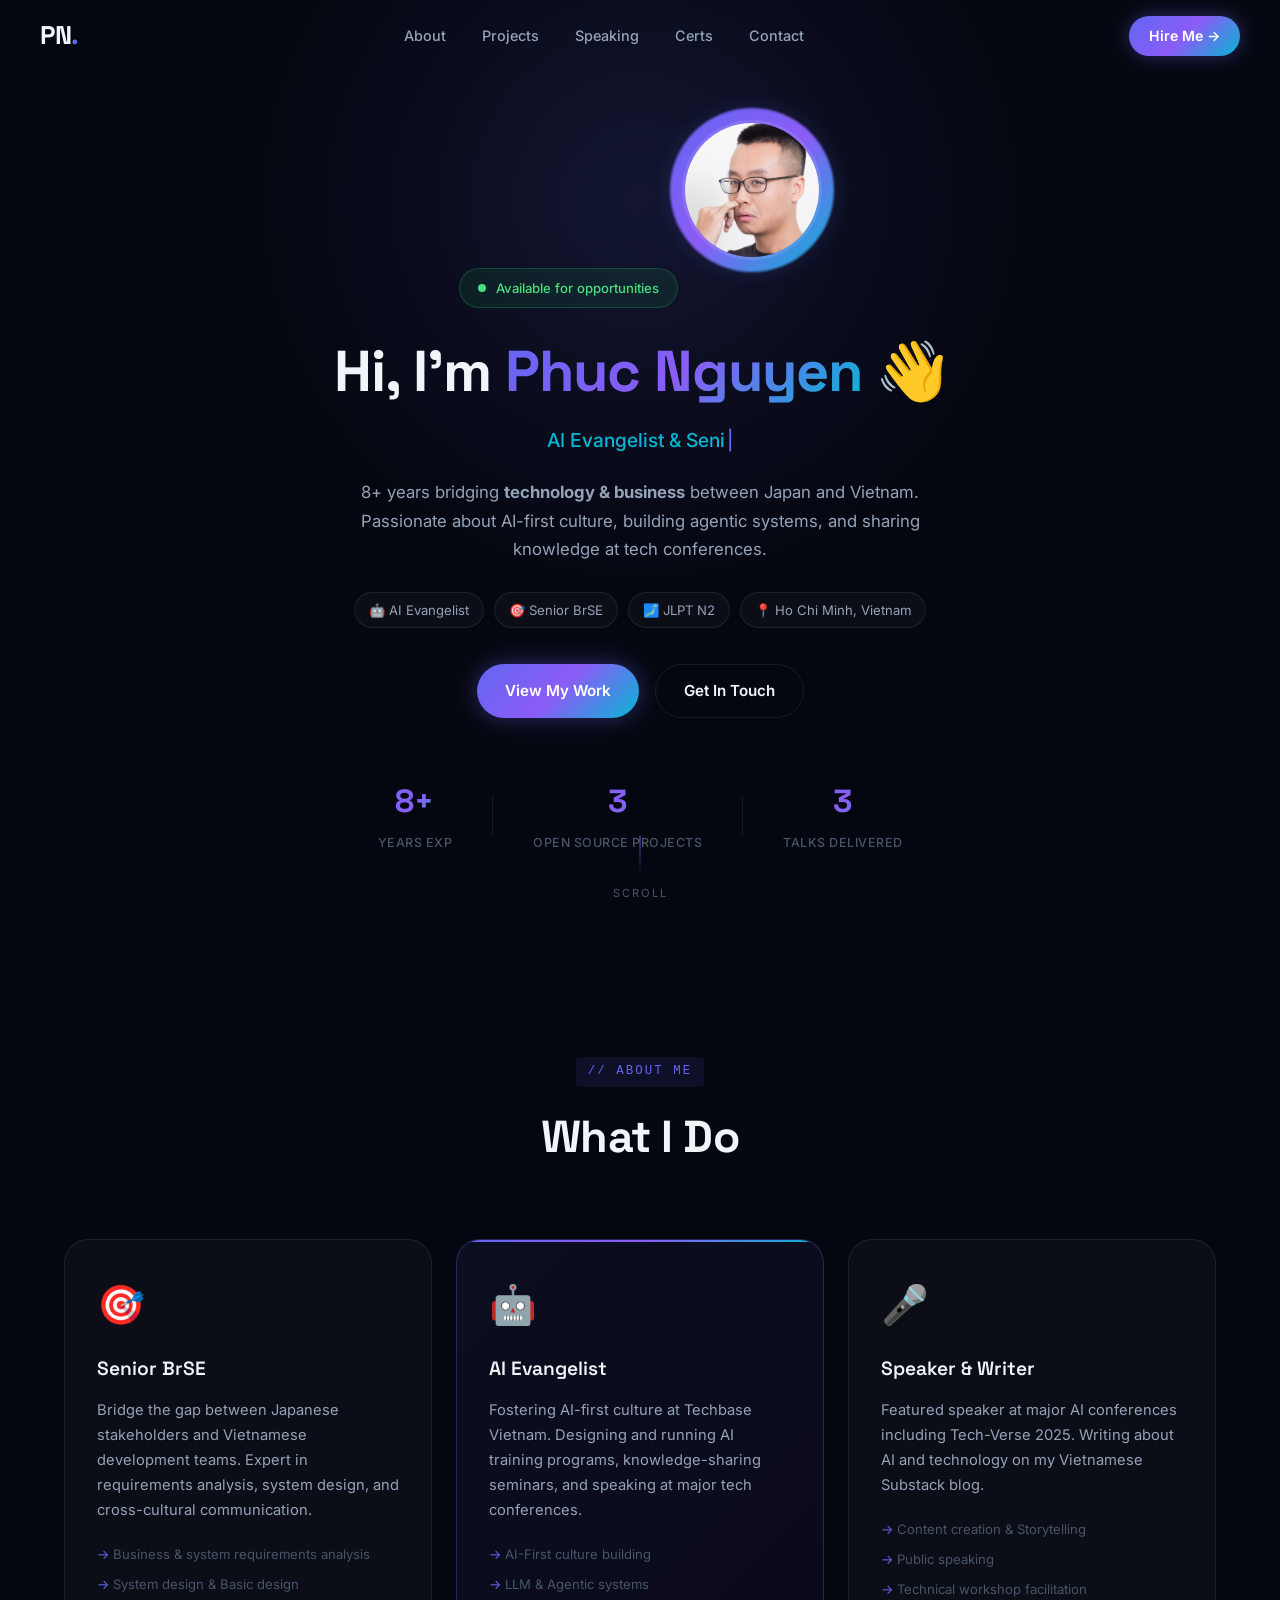
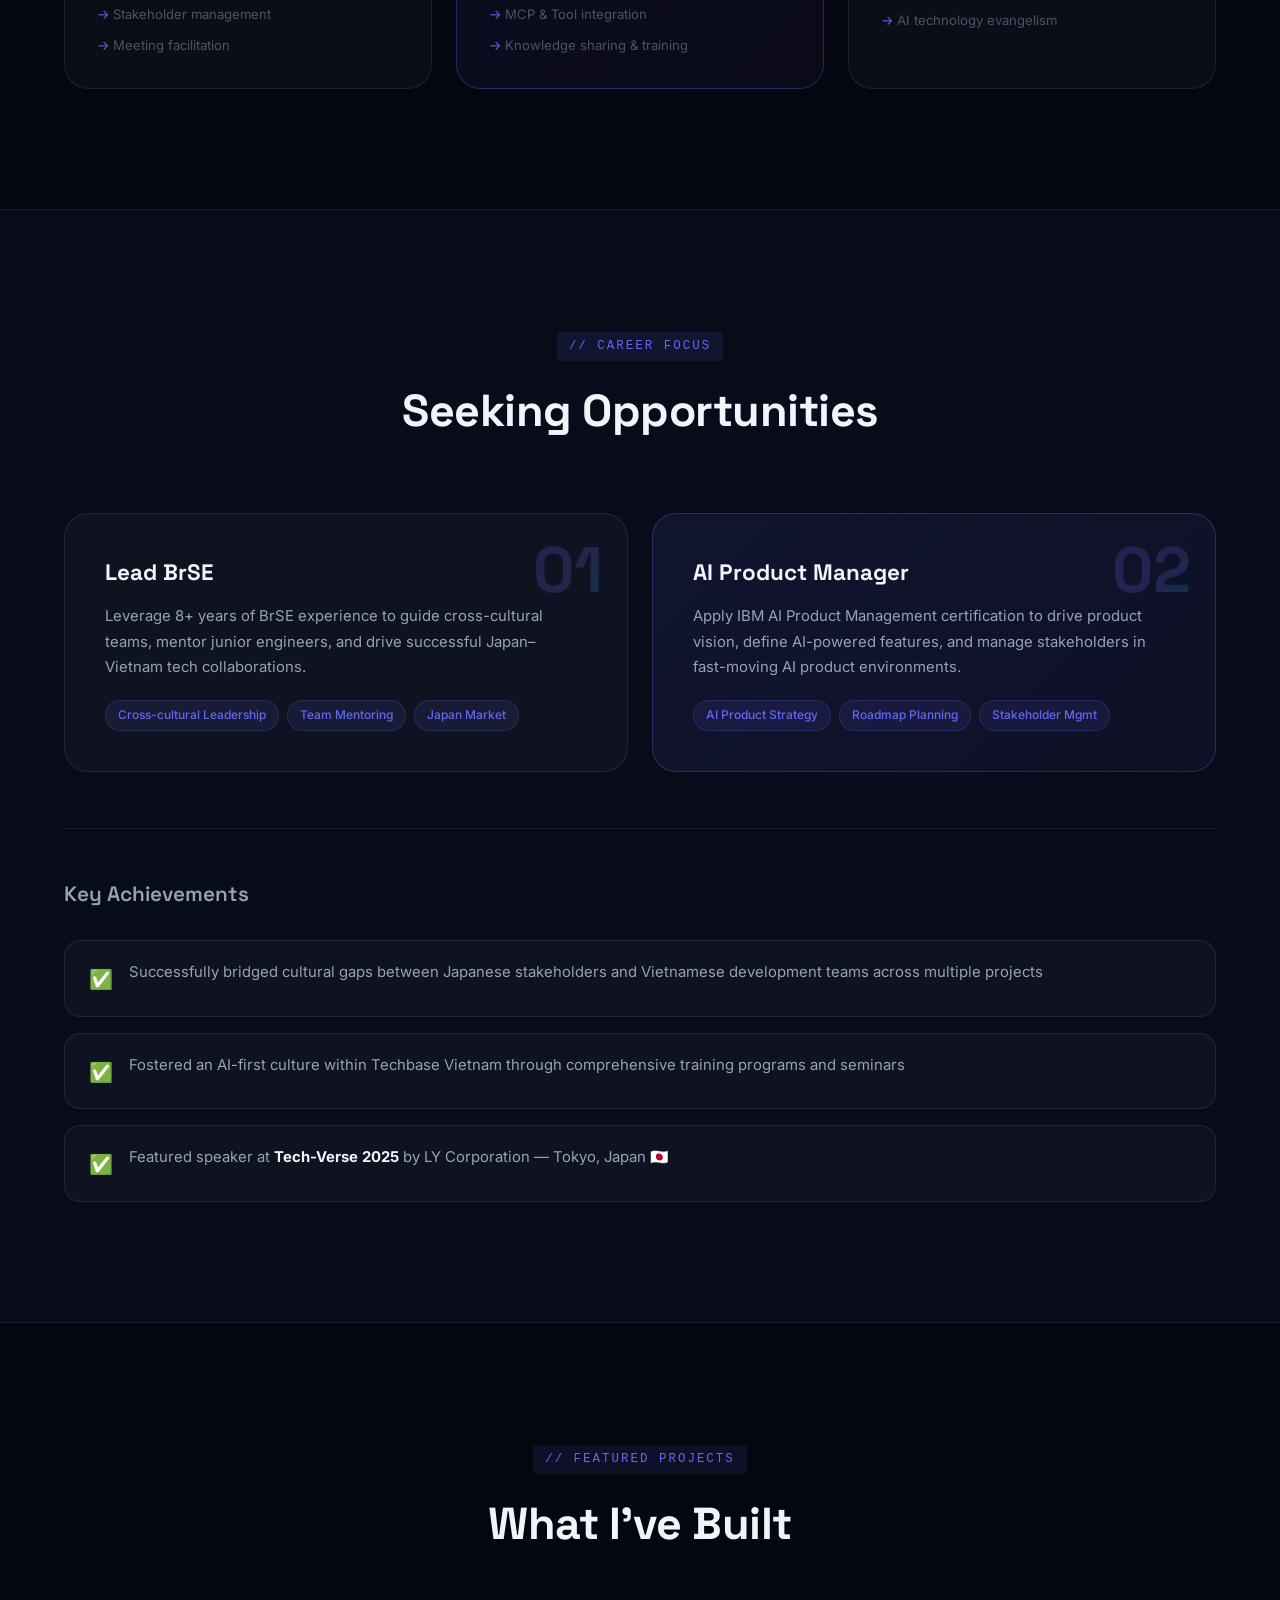
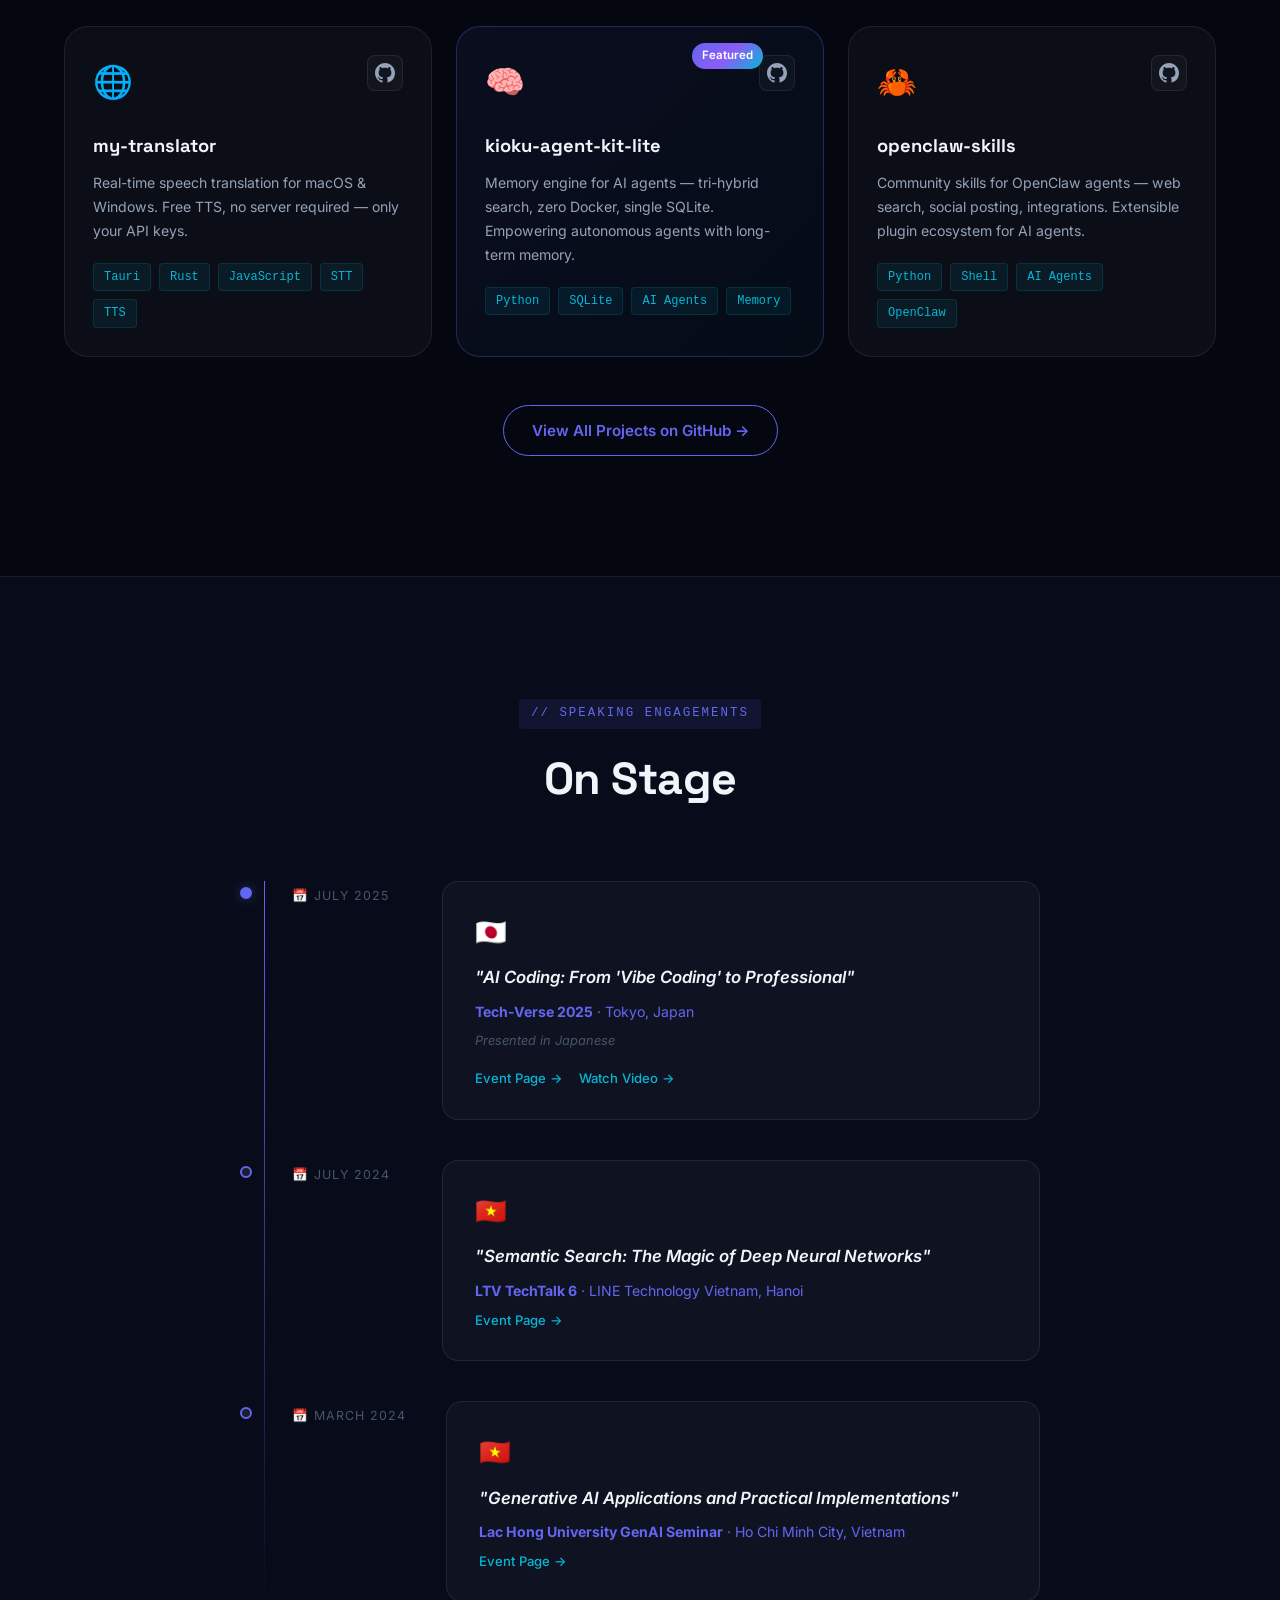
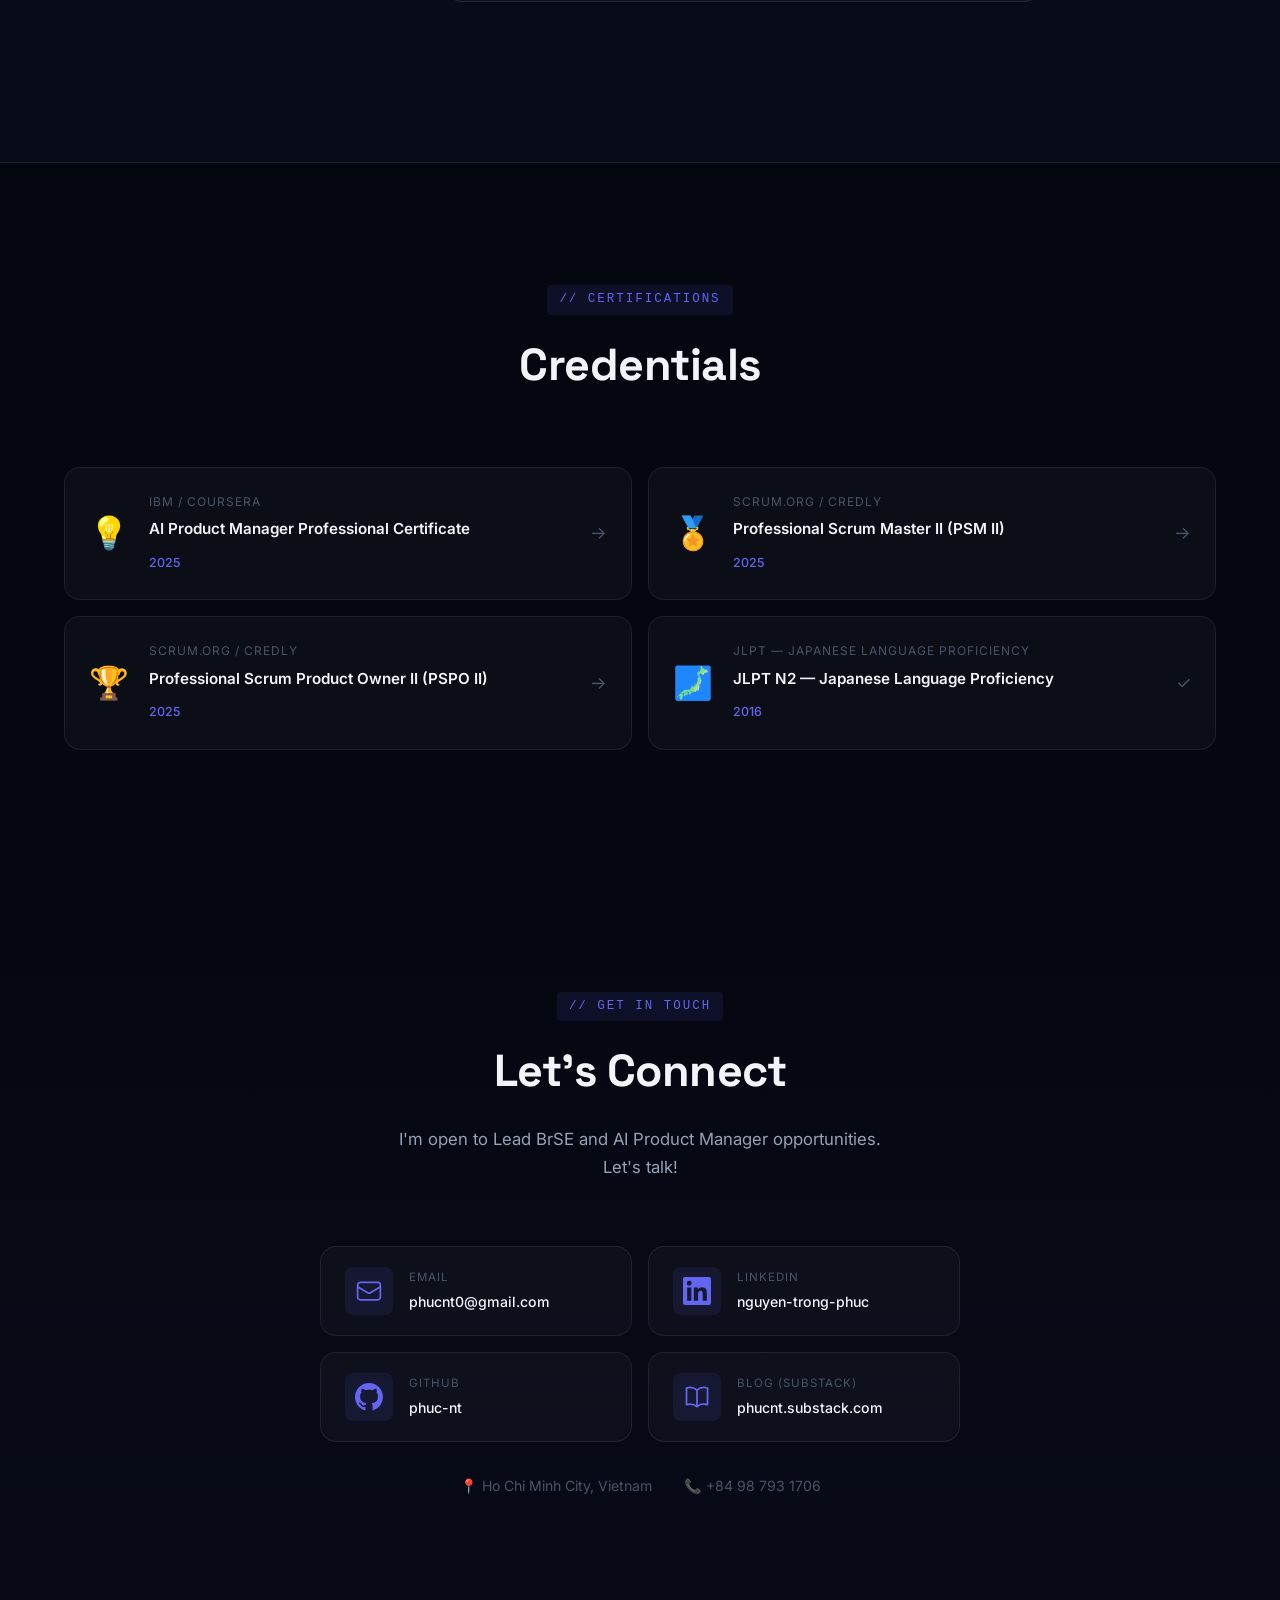
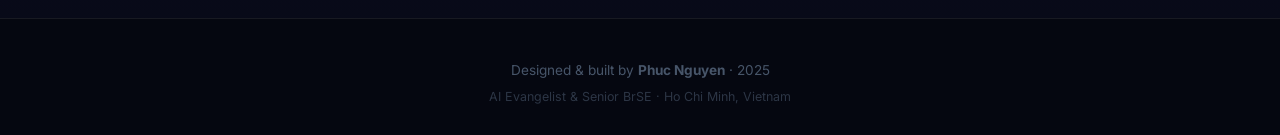
<file: index.html>
<!DOCTYPE html>
<html lang="en">
<head>
  <meta charset="UTF-8" />
  <meta name="viewport" content="width=device-width, initial-scale=1.0" />
  <title>Phuc Nguyen — AI Evangelist & Senior BrSE</title>
  <meta name="description" content="Portfolio of Phuc Nguyen — AI Evangelist & Senior BrSE with 8+ years of experience. Based in Ho Chi Minh, Vietnam." />
  <link rel="preconnect" href="https://fonts.googleapis.com" />
  <link rel="preconnect" href="https://fonts.gstatic.com" crossorigin />
  <link href="https://fonts.googleapis.com/css2?family=Inter:wght@300;400;500;600;700;800;900&family=Space+Grotesk:wght@400;500;600;700&display=swap" rel="stylesheet" />
  <link rel="stylesheet" href="style.css" />
</head>
<body>
  <!-- Animated background particles -->
  <div class="bg-particles" id="particles"></div>

  <!-- Navigation -->
  <nav class="navbar" id="navbar">
    <div class="nav-container">
      <a href="#home" class="nav-logo">PN<span class="dot">.</span></a>
      <ul class="nav-links">
        <li><a href="#about" class="nav-link">About</a></li>
        <li><a href="#projects" class="nav-link">Projects</a></li>
        <li><a href="#speaking" class="nav-link">Speaking</a></li>
        <li><a href="#certifications" class="nav-link">Certs</a></li>
        <li><a href="#contact" class="nav-link">Contact</a></li>
      </ul>
      <a href="mailto:phucnt0@gmail.com" class="nav-cta">Hire Me →</a>
    </div>
  </nav>

  <!-- Hero Section -->
  <section class="hero" id="home">
    <div class="hero-content">
      <div class="hero-badge">
        <span class="badge-dot"></span>
        Available for opportunities
      </div>
      <div class="hero-avatar-wrapper">
        <div class="avatar-ring"></div>
        <img src="IMG_3366.JPG" alt="Phuc Nguyen" class="hero-avatar" id="heroAvatar" />
        <div class="avatar-glow"></div>
      </div>
      <h1 class="hero-title">
        Hi, I'm <span class="gradient-text">Phuc Nguyen</span> 👋
      </h1>
      <p class="hero-subtitle">
        <span class="typing-text" id="typingText"></span>
      </p>
      <p class="hero-desc">
        8+ years bridging <strong>technology & business</strong> between Japan and Vietnam.
        Passionate about AI-first culture, building agentic systems, and sharing knowledge
        at tech conferences.
      </p>
      <div class="hero-tags">
        <span class="tag">🤖 AI Evangelist</span>
        <span class="tag">🎯 Senior BrSE</span>
        <span class="tag">🗾 JLPT N2</span>
        <span class="tag">📍 Ho Chi Minh, Vietnam</span>
      </div>
      <div class="hero-actions">
        <a href="#projects" class="btn btn-primary">View My Work</a>
        <a href="#contact" class="btn btn-ghost">Get In Touch</a>
      </div>
      <div class="hero-stats">
        <div class="stat">
          <span class="stat-number">8+</span>
          <span class="stat-label">Years Exp</span>
        </div>
        <div class="stat-divider"></div>
        <div class="stat">
          <span class="stat-number">3</span>
          <span class="stat-label">Open Source Projects</span>
        </div>
        <div class="stat-divider"></div>
        <div class="stat">
          <span class="stat-number">3</span>
          <span class="stat-label">Talks Delivered</span>
        </div>
      </div>
    </div>
    <div class="hero-scroll-indicator">
      <div class="scroll-line"></div>
      <span>scroll</span>
    </div>
  </section>

  <!-- About Section -->
  <section class="section" id="about">
    <div class="container">
      <div class="section-header">
        <span class="section-tag">// about me</span>
        <h2 class="section-title">What I Do</h2>
      </div>
      <div class="about-grid">
        <div class="about-card" id="about-brise">
          <div class="card-icon">🎯</div>
          <h3>Senior BrSE</h3>
          <p>Bridge the gap between Japanese stakeholders and Vietnamese development teams. Expert in requirements analysis, system design, and cross-cultural communication.</p>
          <ul class="skill-list">
            <li>Business & system requirements analysis</li>
            <li>System design & Basic design</li>
            <li>Stakeholder management</li>
            <li>Meeting facilitation</li>
          </ul>
        </div>
        <div class="about-card featured" id="about-ai">
          <div class="card-icon">🤖</div>
          <h3>AI Evangelist</h3>
          <p>Fostering AI-first culture at Techbase Vietnam. Designing and running AI training programs, knowledge-sharing seminars, and speaking at major tech conferences.</p>
          <ul class="skill-list">
            <li>AI-First culture building</li>
            <li>LLM & Agentic systems</li>
            <li>MCP & Tool integration</li>
            <li>Knowledge sharing & training</li>
          </ul>
        </div>
        <div class="about-card" id="about-speaker">
          <div class="card-icon">🎤</div>
          <h3>Speaker & Writer</h3>
          <p>Featured speaker at major AI conferences including Tech-Verse 2025. Writing about AI and technology on my Vietnamese Substack blog.</p>
          <ul class="skill-list">
            <li>Content creation & Storytelling</li>
            <li>Public speaking</li>
            <li>Technical workshop facilitation</li>
            <li>AI technology evangelism</li>
          </ul>
        </div>
      </div>
    </div>
  </section>

  <!-- Career Section -->
  <section class="section section-dark" id="career">
    <div class="container">
      <div class="section-header">
        <span class="section-tag">// career focus</span>
        <h2 class="section-title">Seeking Opportunities</h2>
      </div>
      <div class="career-grid">
        <div class="career-card" id="career-lead">
          <div class="career-number">01</div>
          <h3>Lead BrSE</h3>
          <p>Leverage 8+ years of BrSE experience to guide cross-cultural teams, mentor junior engineers, and drive successful Japan–Vietnam tech collaborations.</p>
          <div class="career-tags">
            <span>Cross-cultural Leadership</span>
            <span>Team Mentoring</span>
            <span>Japan Market</span>
          </div>
        </div>
        <div class="career-card highlight" id="career-aipm">
          <div class="career-number">02</div>
          <h3>AI Product Manager</h3>
          <p>Apply IBM AI Product Management certification to drive product vision, define AI-powered features, and manage stakeholders in fast-moving AI product environments.</p>
          <div class="career-tags">
            <span>AI Product Strategy</span>
            <span>Roadmap Planning</span>
            <span>Stakeholder Mgmt</span>
          </div>
        </div>
      </div>
      <div class="achievements">
        <h3 class="achievements-title">Key Achievements</h3>
        <div class="achievement-list">
          <div class="achievement-item" id="ach-1">
            <span class="ach-icon">✅</span>
            <p>Successfully bridged cultural gaps between Japanese stakeholders and Vietnamese development teams across multiple projects</p>
          </div>
          <div class="achievement-item" id="ach-2">
            <span class="ach-icon">✅</span>
            <p>Fostered an AI-first culture within Techbase Vietnam through comprehensive training programs and seminars</p>
          </div>
          <div class="achievement-item" id="ach-3">
            <span class="ach-icon">✅</span>
            <p>Featured speaker at <strong>Tech-Verse 2025</strong> by LY Corporation — Tokyo, Japan 🇯🇵</p>
          </div>
        </div>
      </div>
    </div>
  </section>

  <!-- Projects Section -->
  <section class="section" id="projects">
    <div class="container">
      <div class="section-header">
        <span class="section-tag">// featured projects</span>
        <h2 class="section-title">What I've Built</h2>
      </div>
      <div class="projects-grid">
        <div class="project-card" id="proj-translator">
          <div class="project-header">
            <div class="project-icon">🌐</div>
            <div class="project-links">
              <a href="https://github.com/phuc-nt/my-translator" target="_blank" class="project-link" title="GitHub">
                <svg xmlns="http://www.w3.org/2000/svg" width="20" height="20" fill="currentColor" viewBox="0 0 24 24"><path d="M12 0C5.37 0 0 5.37 0 12c0 5.31 3.435 9.795 8.205 11.385.6.105.825-.255.825-.57 0-.285-.015-1.23-.015-2.235-3.015.555-3.795-.735-4.035-1.41-.135-.345-.72-1.41-1.23-1.695-.42-.225-1.02-.78-.015-.795.945-.015 1.62.87 1.845 1.23 1.08 1.815 2.805 1.305 3.495.99.105-.78.42-1.305.765-1.605-2.67-.3-5.46-1.335-5.46-5.925 0-1.305.465-2.385 1.23-3.225-.12-.3-.54-1.53.12-3.18 0 0 1.005-.315 3.3 1.23.96-.27 1.98-.405 3-.405s2.04.135 3 .405c2.295-1.56 3.3-1.23 3.3-1.23.66 1.65.24 2.88.12 3.18.765.84 1.23 1.905 1.23 3.225 0 4.605-2.805 5.625-5.475 5.925.435.375.81 1.095.81 2.22 0 1.605-.015 2.895-.015 3.3 0 .315.225.69.825.57A12.02 12.02 0 0 0 24 12c0-6.63-5.37-12-12-12z"/></svg>
              </a>
            </div>
          </div>
          <h3 class="project-title">my-translator</h3>
          <p class="project-desc">Real-time speech translation for macOS & Windows. Free TTS, no server required — only your API keys.</p>
          <div class="project-tech">
            <span class="tech-badge">Tauri</span>
            <span class="tech-badge">Rust</span>
            <span class="tech-badge">JavaScript</span>
            <span class="tech-badge">STT</span>
            <span class="tech-badge">TTS</span>
          </div>
        </div>

        <div class="project-card featured" id="proj-kioku">
          <div class="project-header">
            <div class="project-icon">🧠</div>
            <div class="project-links">
              <a href="https://github.com/phuc-nt/kioku-agent-kit-lite" target="_blank" class="project-link" title="GitHub">
                <svg xmlns="http://www.w3.org/2000/svg" width="20" height="20" fill="currentColor" viewBox="0 0 24 24"><path d="M12 0C5.37 0 0 5.37 0 12c0 5.31 3.435 9.795 8.205 11.385.6.105.825-.255.825-.57 0-.285-.015-1.23-.015-2.235-3.015.555-3.795-.735-4.035-1.41-.135-.345-.72-1.41-1.23-1.695-.42-.225-1.02-.78-.015-.795.945-.015 1.62.87 1.845 1.23 1.08 1.815 2.805 1.305 3.495.99.105-.78.42-1.305.765-1.605-2.67-.3-5.46-1.335-5.46-5.925 0-1.305.465-2.385 1.23-3.225-.12-.3-.54-1.53.12-3.18 0 0 1.005-.315 3.3 1.23.96-.27 1.98-.405 3-.405s2.04.135 3 .405c2.295-1.56 3.3-1.23 3.3-1.23.66 1.65.24 2.88.12 3.18.765.84 1.23 1.905 1.23 3.225 0 4.605-2.805 5.625-5.475 5.925.435.375.81 1.095.81 2.22 0 1.605-.015 2.895-.015 3.3 0 .315.225.69.825.57A12.02 12.02 0 0 0 24 12c0-6.63-5.37-12-12-12z"/></svg>
              </a>
            </div>
          </div>
          <div class="featured-badge">Featured</div>
          <h3 class="project-title">kioku-agent-kit-lite</h3>
          <p class="project-desc">Memory engine for AI agents — tri-hybrid search, zero Docker, single SQLite. Empowering autonomous agents with long-term memory.</p>
          <div class="project-tech">
            <span class="tech-badge">Python</span>
            <span class="tech-badge">SQLite</span>
            <span class="tech-badge">AI Agents</span>
            <span class="tech-badge">Memory</span>
          </div>
        </div>

        <div class="project-card" id="proj-openclaw">
          <div class="project-header">
            <div class="project-icon">🦀</div>
            <div class="project-links">
              <a href="https://github.com/phuc-nt/openclaw-skills" target="_blank" class="project-link" title="GitHub">
                <svg xmlns="http://www.w3.org/2000/svg" width="20" height="20" fill="currentColor" viewBox="0 0 24 24"><path d="M12 0C5.37 0 0 5.37 0 12c0 5.31 3.435 9.795 8.205 11.385.6.105.825-.255.825-.57 0-.285-.015-1.23-.015-2.235-3.015.555-3.795-.735-4.035-1.41-.135-.345-.72-1.41-1.23-1.695-.42-.225-1.02-.78-.015-.795.945-.015 1.62.87 1.845 1.23 1.08 1.815 2.805 1.305 3.495.99.105-.78.42-1.305.765-1.605-2.67-.3-5.46-1.335-5.46-5.925 0-1.305.465-2.385 1.23-3.225-.12-.3-.54-1.53.12-3.18 0 0 1.005-.315 3.3 1.23.96-.27 1.98-.405 3-.405s2.04.135 3 .405c2.295-1.56 3.3-1.23 3.3-1.23.66 1.65.24 2.88.12 3.18.765.84 1.23 1.905 1.23 3.225 0 4.605-2.805 5.625-5.475 5.925.435.375.81 1.095.81 2.22 0 1.605-.015 2.895-.015 3.3 0 .315.225.69.825.57A12.02 12.02 0 0 0 24 12c0-6.63-5.37-12-12-12z"/></svg>
              </a>
            </div>
          </div>
          <h3 class="project-title">openclaw-skills</h3>
          <p class="project-desc">Community skills for OpenClaw agents — web search, social posting, integrations. Extensible plugin ecosystem for AI agents.</p>
          <div class="project-tech">
            <span class="tech-badge">Python</span>
            <span class="tech-badge">Shell</span>
            <span class="tech-badge">AI Agents</span>
            <span class="tech-badge">OpenClaw</span>
          </div>
        </div>
      </div>
      <div class="projects-cta">
        <a href="https://github.com/phuc-nt" target="_blank" class="btn btn-outline">View All Projects on GitHub →</a>
      </div>
    </div>
  </section>

  <!-- Speaking Engagements -->
  <section class="section section-dark" id="speaking">
    <div class="container">
      <div class="section-header">
        <span class="section-tag">// speaking engagements</span>
        <h2 class="section-title">On Stage</h2>
      </div>
      <div class="timeline">
        <div class="timeline-item" id="talk-techverse">
          <div class="timeline-dot featured-dot"></div>
          <div class="timeline-date">📅 July 2025</div>
          <div class="timeline-card">
            <div class="talk-flag">🇯🇵</div>
            <h3>"AI Coding: From 'Vibe Coding' to Professional"</h3>
            <p class="talk-event"><strong>Tech-Verse 2025</strong> · Tokyo, Japan</p>
            <p class="talk-note"><em>Presented in Japanese</em></p>
            <div class="talk-links">
              <a href="https://tech-verse.lycorp.co.jp/2025/en/session/1005/" target="_blank" class="talk-link">Event Page →</a>
              <a href="https://www.youtube.com/watch?v=w2i4lKj3Xag" target="_blank" class="talk-link">Watch Video →</a>
            </div>
          </div>
        </div>
        <div class="timeline-item" id="talk-ltv">
          <div class="timeline-dot"></div>
          <div class="timeline-date">📅 July 2024</div>
          <div class="timeline-card">
            <div class="talk-flag">🇻🇳</div>
            <h3>"Semantic Search: The Magic of Deep Neural Networks"</h3>
            <p class="talk-event"><strong>LTV TechTalk 6</strong> · LINE Technology Vietnam, Hanoi</p>
            <div class="talk-links">
              <a href="https://techblog.lycorp.co.jp/vi/su-kien-techtalk-6-diem-den-cua-cac-ky-su-dam-me-big-data-va-ai" target="_blank" class="talk-link">Event Page →</a>
            </div>
          </div>
        </div>
        <div class="timeline-item" id="talk-lachhong">
          <div class="timeline-dot"></div>
          <div class="timeline-date">📅 March 2024</div>
          <div class="timeline-card">
            <div class="talk-flag">🇻🇳</div>
            <h3>"Generative AI Applications and Practical Implementations"</h3>
            <p class="talk-event"><strong>Lac Hong University GenAI Seminar</strong> · Ho Chi Minh City, Vietnam</p>
            <div class="talk-links">
              <a href="https://www.facebook.com/cnttlhu/posts/pfbid02BUsH9zeyHruyJVXetL8JwcJgLQJDd1CG9eSMaTdC2pLu8BoufQoVVHfuQuSF2C9Ul" target="_blank" class="talk-link">Event Page →</a>
            </div>
          </div>
        </div>
      </div>
    </div>
  </section>

  <!-- Certifications -->
  <section class="section" id="certifications">
    <div class="container">
      <div class="section-header">
        <span class="section-tag">// certifications</span>
        <h2 class="section-title">Credentials</h2>
      </div>
      <div class="certs-grid">
        <a href="https://www.coursera.org/account/accomplishments/professional-cert/W0M9IK1808RS" target="_blank" class="cert-card" id="cert-ibm">
          <div class="cert-logo">💡</div>
          <div class="cert-info">
            <span class="cert-org">IBM / Coursera</span>
            <h3 class="cert-name">AI Product Manager Professional Certificate</h3>
            <span class="cert-year">2025</span>
          </div>
          <div class="cert-arrow">→</div>
        </a>
        <a href="https://www.credly.com/badges/ffdaf2a7-213b-47bd-b64b-3247fbbf446e" target="_blank" class="cert-card" id="cert-psm">
          <div class="cert-logo">🏅</div>
          <div class="cert-info">
            <span class="cert-org">Scrum.org / Credly</span>
            <h3 class="cert-name">Professional Scrum Master II (PSM II)</h3>
            <span class="cert-year">2025</span>
          </div>
          <div class="cert-arrow">→</div>
        </a>
        <a href="https://www.credly.com/earner/earned/badge/ad94b99b-79ce-4842-90f7-c05846df596a" target="_blank" class="cert-card" id="cert-pspo">
          <div class="cert-logo">🏆</div>
          <div class="cert-info">
            <span class="cert-org">Scrum.org / Credly</span>
            <h3 class="cert-name">Professional Scrum Product Owner II (PSPO II)</h3>
            <span class="cert-year">2025</span>
          </div>
          <div class="cert-arrow">→</div>
        </a>
        <div class="cert-card" id="cert-jlpt">
          <div class="cert-logo">🗾</div>
          <div class="cert-info">
            <span class="cert-org">JLPT — Japanese Language Proficiency</span>
            <h3 class="cert-name">JLPT N2 — Japanese Language Proficiency</h3>
            <span class="cert-year">2016</span>
          </div>
          <div class="cert-arrow">✓</div>
        </div>
      </div>
    </div>
  </section>

  <!-- Contact -->
  <section class="section section-contact" id="contact">
    <div class="container">
      <div class="section-header">
        <span class="section-tag">// get in touch</span>
        <h2 class="section-title">Let's Connect</h2>
        <p class="section-desc">I'm open to Lead BrSE and AI Product Manager opportunities. Let's talk!</p>
      </div>
      <div class="contact-grid">
        <a href="mailto:phucnt0@gmail.com" class="contact-card" id="contact-email">
          <div class="contact-icon">
            <svg xmlns="http://www.w3.org/2000/svg" width="28" height="28" fill="none" viewBox="0 0 24 24" stroke-width="1.5" stroke="currentColor"><path stroke-linecap="round" stroke-linejoin="round" d="M21.75 6.75v10.5a2.25 2.25 0 0 1-2.25 2.25h-15a2.25 2.25 0 0 1-2.25-2.25V6.75m19.5 0A2.25 2.25 0 0 0 19.5 4.5h-15a2.25 2.25 0 0 0-2.25 2.25m19.5 0v.243a2.25 2.25 0 0 1-1.07 1.916l-7.5 4.615a2.25 2.25 0 0 1-2.36 0L3.32 8.91a2.25 2.25 0 0 1-1.07-1.916V6.75" /></svg>
          </div>
          <div>
            <span class="contact-label">Email</span>
            <span class="contact-value">phucnt0@gmail.com</span>
          </div>
        </a>
        <a href="https://www.linkedin.com/in/nguyen-trong-phuc/" target="_blank" class="contact-card" id="contact-linkedin">
          <div class="contact-icon">
            <svg xmlns="http://www.w3.org/2000/svg" width="28" height="28" fill="currentColor" viewBox="0 0 24 24"><path d="M20.447 20.452h-3.554v-5.569c0-1.328-.027-3.037-1.852-3.037-1.853 0-2.136 1.445-2.136 2.939v5.667H9.351V9h3.414v1.561h.046c.477-.9 1.637-1.85 3.37-1.85 3.601 0 4.267 2.37 4.267 5.455v6.286zM5.337 7.433a2.062 2.062 0 0 1-2.063-2.065 2.064 2.064 0 1 1 2.063 2.065zm1.782 13.019H3.555V9h3.564v11.452zM22.225 0H1.771C.792 0 0 .774 0 1.729v20.542C0 23.227.792 24 1.771 24h20.451C23.2 24 24 23.227 24 22.271V1.729C24 .774 23.2 0 22.222 0h.003z"/></svg>
          </div>
          <div>
            <span class="contact-label">LinkedIn</span>
            <span class="contact-value">nguyen-trong-phuc</span>
          </div>
        </a>
        <a href="https://github.com/phuc-nt" target="_blank" class="contact-card" id="contact-github">
          <div class="contact-icon">
            <svg xmlns="http://www.w3.org/2000/svg" width="28" height="28" fill="currentColor" viewBox="0 0 24 24"><path d="M12 0C5.37 0 0 5.37 0 12c0 5.31 3.435 9.795 8.205 11.385.6.105.825-.255.825-.57 0-.285-.015-1.23-.015-2.235-3.015.555-3.795-.735-4.035-1.41-.135-.345-.72-1.41-1.23-1.695-.42-.225-1.02-.78-.015-.795.945-.015 1.62.87 1.845 1.23 1.08 1.815 2.805 1.305 3.495.99.105-.78.42-1.305.765-1.605-2.67-.3-5.46-1.335-5.46-5.925 0-1.305.465-2.385 1.23-3.225-.12-.3-.54-1.53.12-3.18 0 0 1.005-.315 3.3 1.23.96-.27 1.98-.405 3-.405s2.04.135 3 .405c2.295-1.56 3.3-1.23 3.3-1.23.66 1.65.24 2.88.12 3.18.765.84 1.23 1.905 1.23 3.225 0 4.605-2.805 5.625-5.475 5.925.435.375.81 1.095.81 2.22 0 1.605-.015 2.895-.015 3.3 0 .315.225.69.825.57A12.02 12.02 0 0 0 24 12c0-6.63-5.37-12-12-12z"/></svg>
          </div>
          <div>
            <span class="contact-label">GitHub</span>
            <span class="contact-value">phuc-nt</span>
          </div>
        </a>
        <a href="https://phucnt.substack.com/" target="_blank" class="contact-card" id="contact-blog">
          <div class="contact-icon">
            <svg xmlns="http://www.w3.org/2000/svg" width="28" height="28" fill="none" viewBox="0 0 24 24" stroke-width="1.5" stroke="currentColor"><path stroke-linecap="round" stroke-linejoin="round" d="M12 6.042A8.967 8.967 0 0 0 6 3.75c-1.052 0-2.062.18-3 .512v14.25A8.987 8.987 0 0 1 6 18c2.305 0 4.408.867 6 2.292m0-14.25a8.966 8.966 0 0 1 6-2.292c1.052 0 2.062.18 3 .512v14.25A8.987 8.987 0 0 0 18 18a8.967 8.967 0 0 0-6 2.292m0-14.25v14.25" /></svg>
          </div>
          <div>
            <span class="contact-label">Blog (Substack)</span>
            <span class="contact-value">phucnt.substack.com</span>
          </div>
        </a>
      </div>
      <div class="contact-location">
        <span>📍 Ho Chi Minh City, Vietnam</span>
        <span>📞 +84 98 793 1706</span>
      </div>
    </div>
  </section>

  <!-- Footer -->
  <footer class="footer">
    <div class="container">
      <p>Designed & built by <strong>Phuc Nguyen</strong> · 2025</p>
      <p class="footer-sub">AI Evangelist & Senior BrSE · Ho Chi Minh, Vietnam</p>
    </div>
  </footer>

  <script src="script.js"></script>
</body>
</html>
</file>
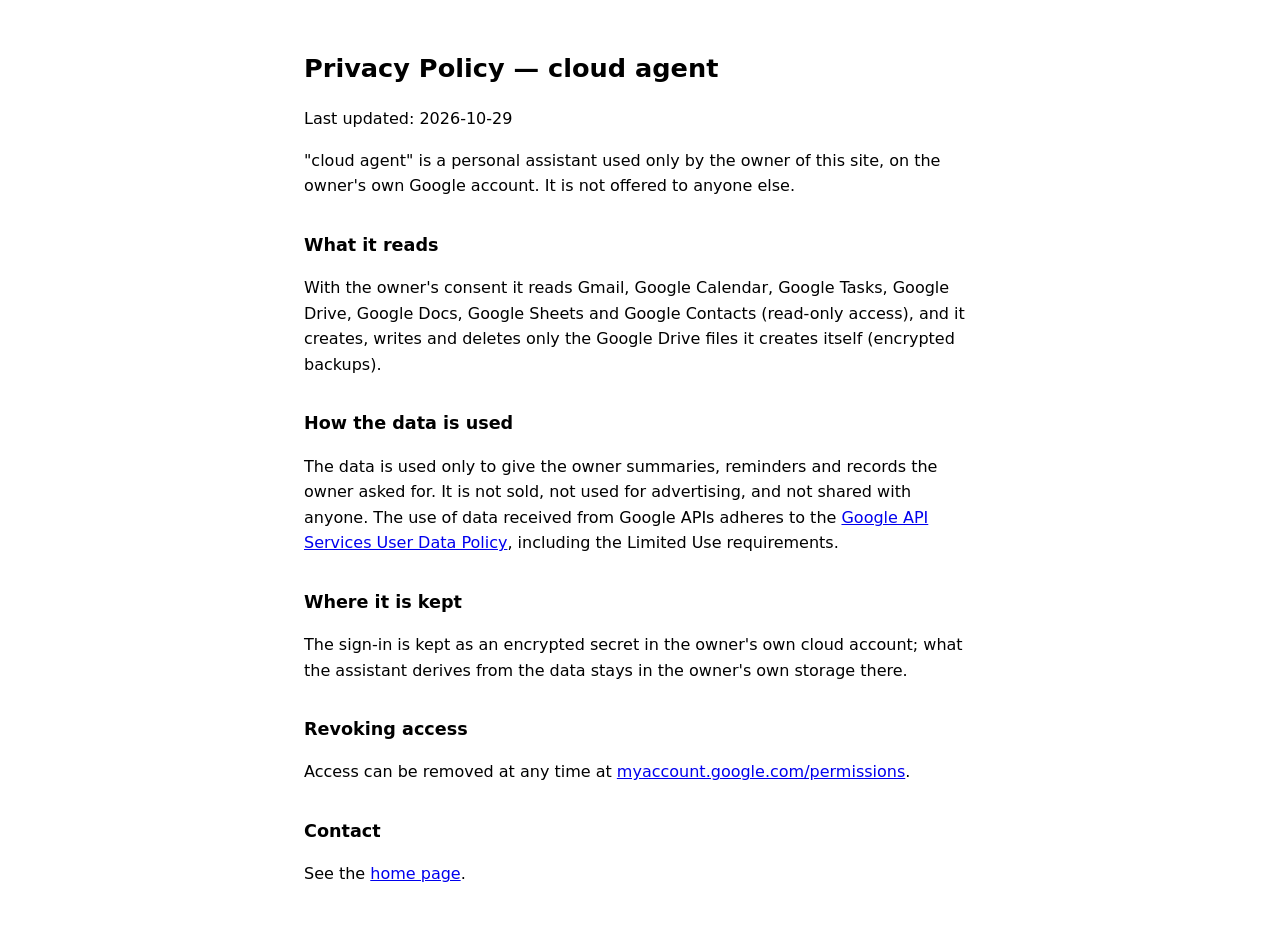
<file: privacy.html>
<!DOCTYPE html>
<html lang="en">
<head>
  <meta charset="UTF-8" />
  <meta name="viewport" content="width=device-width, initial-scale=1.0" />
  <title>Privacy Policy — cloud agent</title>
  <style>
    :root { color-scheme: light dark; }
    body { font-family: system-ui, -apple-system, "Segoe UI", sans-serif; max-width: 42rem; margin: 3rem auto; padding: 0 1rem; line-height: 1.6; }
    h1 { font-size: 1.6rem; } h2 { font-size: 1.1rem; margin-top: 2rem; }
  </style>
</head>
<body>
  <h1>Privacy Policy — cloud agent</h1>
  <p>Last updated: 2026-10-29</p>

  <p>"cloud agent" is a personal assistant used only by the owner of this site, on the owner's own Google account.
  It is not offered to anyone else.</p>

  <h2>What it reads</h2>
  <p>With the owner's consent it reads Gmail, Google Calendar, Google Tasks, Google Drive, Google Docs, Google Sheets
  and Google Contacts (read-only access), and it creates, writes and deletes only the Google Drive files it creates itself
  (encrypted backups).</p>

  <h2>How the data is used</h2>
  <p>The data is used only to give the owner summaries, reminders and records the owner asked for. It is not sold,
  not used for advertising, and not shared with anyone. The use of data received from Google APIs adheres to the
  <a href="https://developers.google.com/terms/api-services-user-data-policy">Google API Services User Data Policy</a>,
  including the Limited Use requirements.</p>

  <h2>Where it is kept</h2>
  <p>The sign-in is kept as an encrypted secret in the owner's own cloud account; what the assistant derives from the
  data stays in the owner's own storage there.</p>

  <h2>Revoking access</h2>
  <p>Access can be removed at any time at
  <a href="https://myaccount.google.com/permissions">myaccount.google.com/permissions</a>.</p>

  <h2>Contact</h2>
  <p>See the <a href="./">home page</a>.</p>
</body>
</html>
</file>
<file: style.css>
/* ===================================
   DESIGN TOKENS
   =================================== */
:root {
  /* Colors */
  --bg-primary: #050710;
  --bg-secondary: #080c1a;
  --bg-card: rgba(255, 255, 255, 0.03);
  --bg-card-hover: rgba(255, 255, 255, 0.06);

  --accent-primary: #6366f1;
  --accent-secondary: #8b5cf6;
  --accent-tertiary: #06b6d4;
  --accent-glow: rgba(99, 102, 241, 0.4);

  --text-primary: #f1f5f9;
  --text-secondary: #94a3b8;
  --text-muted: #475569;

  --border: rgba(255, 255, 255, 0.08);
  --border-hover: rgba(99, 102, 241, 0.4);

  --gradient-hero: linear-gradient(135deg, #6366f1 0%, #8b5cf6 50%, #06b6d4 100%);
  --gradient-card: linear-gradient(135deg, rgba(99, 102, 241, 0.1) 0%, rgba(139, 92, 246, 0.05) 100%);

  /* Typography */
  --font-sans: 'Inter', sans-serif;
  --font-display: 'Space Grotesk', sans-serif;

  /* Spacing */
  --section-gap: 120px;
  --container-max: 1200px;

  /* Radius */
  --radius-sm: 8px;
  --radius-md: 16px;
  --radius-lg: 24px;
  --radius-xl: 32px;

  /* Shadows */
  --shadow-card: 0 4px 24px rgba(0,0,0,0.3);
  --shadow-glow: 0 0 40px rgba(99, 102, 241, 0.2);
  --shadow-strong: 0 20px 60px rgba(0,0,0,0.5);
}

/* ===================================
   RESET & BASE
   =================================== */
*, *::before, *::after {
  box-sizing: border-box;
  margin: 0;
  padding: 0;
}

html {
  scroll-behavior: smooth;
  font-size: 16px;
  -webkit-font-smoothing: antialiased;
}

body {
  font-family: var(--font-sans);
  background-color: var(--bg-primary);
  color: var(--text-primary);
  line-height: 1.7;
  overflow-x: hidden;
}

a {
  text-decoration: none;
  color: inherit;
}

img {
  max-width: 100%;
  display: block;
}

/* ===================================
   BACKGROUND PARTICLES
   =================================== */
.bg-particles {
  position: fixed;
  top: 0; left: 0;
  width: 100%; height: 100%;
  pointer-events: none;
  z-index: 0;
  overflow: hidden;
}

.particle {
  position: absolute;
  border-radius: 50%;
  animation: floatParticle linear infinite;
  opacity: 0;
}

@keyframes floatParticle {
  0% { transform: translateY(100vh) scale(0); opacity: 0; }
  10% { opacity: 0.6; }
  90% { opacity: 0.2; }
  100% { transform: translateY(-100px) scale(1); opacity: 0; }
}

/* ===================================
   NAVIGATION
   =================================== */
.navbar {
  position: fixed;
  top: 0; left: 0; right: 0;
  z-index: 1000;
  padding: 0 24px;
  transition: all 0.3s ease;
}

.navbar.scrolled {
  background: rgba(5, 7, 16, 0.85);
  backdrop-filter: blur(20px);
  border-bottom: 1px solid var(--border);
  box-shadow: 0 4px 30px rgba(0,0,0,0.3);
}

.nav-container {
  max-width: var(--container-max);
  margin: 0 auto;
  display: flex;
  align-items: center;
  justify-content: space-between;
  height: 72px;
}

.nav-logo {
  font-family: var(--font-display);
  font-size: 1.6rem;
  font-weight: 700;
  color: var(--text-primary);
  letter-spacing: -0.5px;
}

.nav-logo .dot {
  color: var(--accent-primary);
}

.nav-links {
  display: flex;
  list-style: none;
  gap: 8px;
}

.nav-link {
  padding: 6px 14px;
  border-radius: 8px;
  color: var(--text-secondary);
  font-size: 0.9rem;
  font-weight: 500;
  transition: all 0.2s ease;
}

.nav-link:hover {
  color: var(--text-primary);
  background: var(--bg-card-hover);
}

.nav-cta {
  padding: 8px 20px;
  background: var(--gradient-hero);
  border-radius: 100px;
  font-size: 0.88rem;
  font-weight: 600;
  color: white;
  transition: all 0.3s ease;
  box-shadow: 0 0 20px var(--accent-glow);
}

.nav-cta:hover {
  transform: translateY(-2px);
  box-shadow: 0 0 30px var(--accent-glow);
}

/* ===================================
   HERO SECTION
   =================================== */
.hero {
  position: relative;
  min-height: 100vh;
  display: flex;
  align-items: center;
  justify-content: center;
  text-align: center;
  padding: 120px 24px 80px;
  z-index: 1;
}

.hero::before {
  content: '';
  position: absolute;
  top: -200px; left: 50%;
  transform: translateX(-50%);
  width: 800px; height: 800px;
  background: radial-gradient(ellipse, rgba(99, 102, 241, 0.15) 0%, transparent 70%);
  pointer-events: none;
}

.hero-content {
  position: relative;
  max-width: 760px;
  margin: 0 auto;
}

.hero-badge {
  display: inline-flex;
  align-items: center;
  gap: 10px;
  padding: 8px 18px;
  background: rgba(34, 197, 94, 0.1);
  border: 1px solid rgba(34, 197, 94, 0.25);
  border-radius: 100px;
  font-size: 0.82rem;
  font-weight: 500;
  color: #4ade80;
  margin-bottom: 32px;
  animation: fadeInDown 0.6s ease both;
}

.badge-dot {
  width: 8px; height: 8px;
  background: #4ade80;
  border-radius: 50%;
  animation: pulse 2s ease infinite;
}

@keyframes pulse {
  0%, 100% { box-shadow: 0 0 0 0 rgba(74, 222, 128, 0.4); }
  50% { box-shadow: 0 0 0 8px rgba(74, 222, 128, 0); }
}

/* Avatar */
.hero-avatar-wrapper {
  position: relative;
  display: inline-block;
  margin-bottom: 32px;
  animation: fadeInDown 0.6s ease 0.1s both;
}

.hero-avatar {
  width: 140px; height: 140px;
  border-radius: 50%;
  object-fit: cover;
  position: relative;
  z-index: 2;
  border: 3px solid rgba(255,255,255,0.1);
}

.avatar-ring {
  position: absolute;
  top: 50%; left: 50%;
  transform: translate(-50%, -50%);
  width: 164px; height: 164px;
  border-radius: 50%;
  background: var(--gradient-hero);
  z-index: 1;
  animation: spin 8s linear infinite;
  filter: blur(1px);
}

@keyframes spin {
  from { transform: translate(-50%, -50%) rotate(0deg); }
  to { transform: translate(-50%, -50%) rotate(360deg); }
}

.avatar-glow {
  position: absolute;
  top: 50%; left: 50%;
  transform: translate(-50%, -50%);
  width: 200px; height: 200px;
  background: radial-gradient(ellipse, var(--accent-glow), transparent 70%);
  border-radius: 50%;
  z-index: 0;
  animation: glowPulse 3s ease infinite;
}

@keyframes glowPulse {
  0%, 100% { opacity: 0.5; transform: translate(-50%, -50%) scale(1); }
  50% { opacity: 1; transform: translate(-50%, -50%) scale(1.1); }
}

.hero-title {
  font-family: var(--font-display);
  font-size: clamp(2.4rem, 5vw, 3.6rem);
  font-weight: 800;
  letter-spacing: -1px;
  line-height: 1.1;
  margin-bottom: 20px;
  animation: fadeInDown 0.6s ease 0.2s both;
}

.gradient-text {
  background: var(--gradient-hero);
  -webkit-background-clip: text;
  -webkit-text-fill-color: transparent;
  background-clip: text;
}

.hero-subtitle {
  font-size: 1.2rem;
  color: var(--accent-tertiary);
  font-weight: 500;
  margin-bottom: 20px;
  min-height: 1.8em;
  animation: fadeInDown 0.6s ease 0.3s both;
}

.typing-text::after {
  content: '|';
  animation: blink 1s ease infinite;
  margin-left: 2px;
  color: var(--accent-primary);
}

@keyframes blink {
  0%, 100% { opacity: 1; }
  50% { opacity: 0; }
}

.hero-desc {
  color: var(--text-secondary);
  font-size: 1.05rem;
  max-width: 580px;
  margin: 0 auto 28px;
  animation: fadeInDown 0.6s ease 0.4s both;
}

.hero-tags {
  display: flex;
  flex-wrap: wrap;
  gap: 10px;
  justify-content: center;
  margin-bottom: 36px;
  animation: fadeInDown 0.6s ease 0.5s both;
}

.tag {
  padding: 6px 14px;
  background: var(--bg-card);
  border: 1px solid var(--border);
  border-radius: 100px;
  font-size: 0.82rem;
  color: var(--text-secondary);
  transition: all 0.2s ease;
}

.tag:hover {
  border-color: var(--accent-primary);
  color: var(--text-primary);
}

.hero-actions {
  display: flex;
  gap: 16px;
  justify-content: center;
  margin-bottom: 56px;
  animation: fadeInDown 0.6s ease 0.6s both;
}

/* Buttons */
.btn {
  display: inline-flex;
  align-items: center;
  gap: 8px;
  padding: 13px 28px;
  border-radius: 100px;
  font-weight: 600;
  font-size: 0.95rem;
  transition: all 0.3s ease;
  cursor: pointer;
  border: none;
}

.btn-primary {
  background: var(--gradient-hero);
  color: white;
  box-shadow: 0 0 24px var(--accent-glow);
}

.btn-primary:hover {
  transform: translateY(-3px);
  box-shadow: 0 0 40px var(--accent-glow), 0 8px 24px rgba(0,0,0,0.3);
}

.btn-ghost {
  background: transparent;
  color: var(--text-primary);
  border: 1px solid var(--border);
}

.btn-ghost:hover {
  background: var(--bg-card-hover);
  border-color: var(--border-hover);
  transform: translateY(-3px);
}

.btn-outline {
  background: transparent;
  color: var(--accent-primary);
  border: 1px solid var(--accent-primary);
  padding: 12px 28px;
  border-radius: 100px;
  font-weight: 600;
  font-size: 0.95rem;
  transition: all 0.3s ease;
  display: inline-flex;
}

.btn-outline:hover {
  background: var(--accent-primary);
  color: white;
  transform: translateY(-3px);
  box-shadow: 0 0 24px var(--accent-glow);
}

/* Stats */
.hero-stats {
  display: flex;
  align-items: center;
  justify-content: center;
  gap: 40px;
  animation: fadeInDown 0.6s ease 0.7s both;
}

.stat {
  text-align: center;
}

.stat-number {
  display: block;
  font-family: var(--font-display);
  font-size: 2rem;
  font-weight: 700;
  background: var(--gradient-hero);
  -webkit-background-clip: text;
  -webkit-text-fill-color: transparent;
  background-clip: text;
}

.stat-label {
  font-size: 0.78rem;
  color: var(--text-muted);
  font-weight: 500;
  text-transform: uppercase;
  letter-spacing: 0.5px;
}

.stat-divider {
  width: 1px;
  height: 40px;
  background: var(--border);
}

/* Scroll indicator */
.hero-scroll-indicator {
  position: absolute;
  bottom: 32px;
  left: 50%;
  transform: translateX(-50%);
  display: flex;
  flex-direction: column;
  align-items: center;
  gap: 8px;
  color: var(--text-muted);
  font-size: 0.7rem;
  letter-spacing: 2px;
  text-transform: uppercase;
  animation: fadeIn 1s ease 1s both;
}

.scroll-line {
  width: 1px;
  height: 40px;
  background: linear-gradient(to bottom, var(--accent-primary), transparent);
  animation: scrollPulse 2s ease infinite;
}

@keyframes scrollPulse {
  0%, 100% { opacity: 1; }
  50% { opacity: 0.3; }
}

/* ===================================
   LAYOUT: SECTIONS & CONTAINER
   =================================== */
.container {
  max-width: var(--container-max);
  margin: 0 auto;
  padding: 0 24px;
}

.section {
  padding: var(--section-gap) 0;
  position: relative;
  z-index: 1;
}

.section-dark {
  background: var(--bg-secondary);
  border-top: 1px solid var(--border);
  border-bottom: 1px solid var(--border);
}

.section-header {
  text-align: center;
  margin-bottom: 64px;
}

.section-tag {
  display: inline-block;
  font-size: 0.78rem;
  font-family: monospace;
  color: var(--accent-primary);
  letter-spacing: 2px;
  text-transform: uppercase;
  margin-bottom: 12px;
  padding: 4px 12px;
  background: rgba(99, 102, 241, 0.1);
  border-radius: 4px;
}

.section-title {
  font-family: var(--font-display);
  font-size: clamp(1.8rem, 3.5vw, 2.8rem);
  font-weight: 700;
  letter-spacing: -0.5px;
  color: var(--text-primary);
  margin-bottom: 16px;
}

.section-desc {
  color: var(--text-secondary);
  font-size: 1.05rem;
  max-width: 500px;
  margin: 0 auto;
}

/* ===================================
   ABOUT SECTION
   =================================== */
.about-grid {
  display: grid;
  grid-template-columns: repeat(3, 1fr);
  gap: 24px;
}

.about-card {
  padding: 32px;
  background: var(--bg-card);
  border: 1px solid var(--border);
  border-radius: var(--radius-lg);
  transition: all 0.3s ease;
  position: relative;
  overflow: hidden;
}

.about-card::before {
  content: '';
  position: absolute;
  top: 0; left: 0; right: 0;
  height: 2px;
  background: var(--gradient-hero);
  opacity: 0;
  transition: opacity 0.3s ease;
}

.about-card:hover {
  background: var(--bg-card-hover);
  border-color: var(--border-hover);
  transform: translateY(-6px);
  box-shadow: var(--shadow-card), 0 0 30px rgba(99, 102, 241, 0.1);
}

.about-card:hover::before {
  opacity: 1;
}

.about-card.featured {
  background: linear-gradient(135deg, rgba(99, 102, 241, 0.08) 0%, rgba(139, 92, 246, 0.04) 100%);
  border-color: rgba(99, 102, 241, 0.3);
}

.about-card.featured::before {
  opacity: 1;
}

.card-icon {
  font-size: 2.4rem;
  margin-bottom: 16px;
}

.about-card h3 {
  font-family: var(--font-display);
  font-size: 1.2rem;
  font-weight: 600;
  margin-bottom: 12px;
  color: var(--text-primary);
}

.about-card p {
  color: var(--text-secondary);
  font-size: 0.92rem;
  line-height: 1.7;
  margin-bottom: 20px;
}

.skill-list {
  list-style: none;
  display: flex;
  flex-direction: column;
  gap: 8px;
}

.skill-list li {
  font-size: 0.82rem;
  color: var(--text-muted);
  padding-left: 16px;
  position: relative;
}

.skill-list li::before {
  content: '→';
  position: absolute;
  left: 0;
  color: var(--accent-primary);
}

/* ===================================
   CAREER SECTION
   =================================== */
.career-grid {
  display: grid;
  grid-template-columns: repeat(2, 1fr);
  gap: 24px;
  margin-bottom: 56px;
}

.career-card {
  padding: 40px;
  background: var(--bg-card);
  border: 1px solid var(--border);
  border-radius: var(--radius-lg);
  transition: all 0.3s ease;
  position: relative;
}

.career-card:hover {
  border-color: var(--border-hover);
  transform: translateY(-4px);
}

.career-card.highlight {
  background: var(--gradient-card);
  border-color: rgba(99, 102, 241, 0.3);
}

.career-number {
  font-family: var(--font-display);
  font-size: 4rem;
  font-weight: 800;
  background: var(--gradient-hero);
  -webkit-background-clip: text;
  -webkit-text-fill-color: transparent;
  background-clip: text;
  opacity: 0.2;
  position: absolute;
  top: 24px; right: 24px;
  line-height: 1;
}

.career-card h3 {
  font-family: var(--font-display);
  font-size: 1.4rem;
  font-weight: 700;
  margin-bottom: 12px;
}

.career-card p {
  color: var(--text-secondary);
  font-size: 0.93rem;
  line-height: 1.7;
  margin-bottom: 20px;
}

.career-tags {
  display: flex;
  flex-wrap: wrap;
  gap: 8px;
}

.career-tags span {
  padding: 4px 12px;
  background: rgba(99, 102, 241, 0.1);
  border: 1px solid rgba(99, 102, 241, 0.2);
  border-radius: 100px;
  font-size: 0.75rem;
  color: var(--accent-primary);
  font-weight: 500;
}

/* Achievements */
.achievements {
  border-top: 1px solid var(--border);
  padding-top: 48px;
}

.achievements-title {
  font-family: var(--font-display);
  font-size: 1.3rem;
  font-weight: 600;
  margin-bottom: 28px;
  color: var(--text-secondary);
}

.achievement-list {
  display: flex;
  flex-direction: column;
  gap: 16px;
}

.achievement-item {
  display: flex;
  align-items: flex-start;
  gap: 16px;
  padding: 20px 24px;
  background: var(--bg-card);
  border-radius: var(--radius-md);
  border: 1px solid var(--border);
  transition: all 0.2s ease;
}

.achievement-item:hover {
  border-color: rgba(34, 197, 94, 0.3);
  background: rgba(34, 197, 94, 0.03);
}

.ach-icon {
  font-size: 1.2rem;
  flex-shrink: 0;
  margin-top: 2px;
}

.achievement-item p {
  color: var(--text-secondary);
  font-size: 0.93rem;
  line-height: 1.6;
}

.achievement-item strong {
  color: var(--text-primary);
}

/* ===================================
   PROJECTS SECTION
   =================================== */
.projects-grid {
  display: grid;
  grid-template-columns: repeat(3, 1fr);
  gap: 24px;
  margin-bottom: 48px;
}

.project-card {
  padding: 28px;
  background: var(--bg-card);
  border: 1px solid var(--border);
  border-radius: var(--radius-lg);
  transition: all 0.35s ease;
  position: relative;
  overflow: hidden;
}

.project-card::after {
  content: '';
  position: absolute;
  inset: 0;
  background: var(--gradient-card);
  opacity: 0;
  transition: opacity 0.3s ease;
  border-radius: inherit;
  pointer-events: none;
}

.project-card:hover {
  border-color: var(--border-hover);
  transform: translateY(-8px);
  box-shadow: var(--shadow-card), 0 0 40px rgba(99, 102, 241, 0.12);
}

.project-card:hover::after {
  opacity: 1;
}

.project-card.featured {
  border-color: rgba(99, 102, 241, 0.3);
  background: linear-gradient(135deg, rgba(99, 102, 241, 0.07) 0%, rgba(6, 182, 212, 0.03) 100%);
}

.project-header {
  display: flex;
  align-items: flex-start;
  justify-content: space-between;
  margin-bottom: 20px;
}

.project-icon {
  font-size: 2rem;
}

.project-links {
  display: flex;
  gap: 8px;
  position: relative;
  z-index: 2;
}

.project-link {
  display: flex;
  align-items: center;
  justify-content: center;
  width: 36px; height: 36px;
  border-radius: 8px;
  background: var(--bg-card);
  color: var(--text-secondary);
  border: 1px solid var(--border);
  transition: all 0.2s ease;
}

.project-link:hover {
  color: var(--text-primary);
  border-color: var(--accent-primary);
  background: rgba(99, 102, 241, 0.1);
}

.featured-badge {
  position: absolute;
  top: 16px;
  right: 60px;
  padding: 3px 10px;
  background: var(--gradient-hero);
  border-radius: 100px;
  font-size: 0.72rem;
  font-weight: 600;
  color: white;
  z-index: 2;
}

.project-title {
  font-family: var(--font-display);
  font-size: 1.15rem;
  font-weight: 700;
  margin-bottom: 10px;
  position: relative;
  z-index: 2;
}

.project-desc {
  color: var(--text-secondary);
  font-size: 0.88rem;
  line-height: 1.7;
  margin-bottom: 20px;
  position: relative;
  z-index: 2;
}

.project-tech {
  display: flex;
  flex-wrap: wrap;
  gap: 8px;
  position: relative;
  z-index: 2;
}

.tech-badge {
  padding: 3px 10px;
  background: rgba(6, 182, 212, 0.08);
  border: 1px solid rgba(6, 182, 212, 0.15);
  border-radius: 4px;
  font-size: 0.75rem;
  color: var(--accent-tertiary);
  font-weight: 500;
  font-family: monospace;
}

.projects-cta {
  text-align: center;
}

/* ===================================
   SPEAKING / TIMELINE
   =================================== */
.timeline {
  position: relative;
  max-width: 800px;
  margin: 0 auto;
}

.timeline::before {
  content: '';
  position: absolute;
  left: 24px;
  top: 0; bottom: 0;
  width: 1px;
  background: linear-gradient(to bottom, var(--accent-primary), transparent);
}

.timeline-item {
  display: flex;
  gap: 40px;
  margin-bottom: 40px;
  position: relative;
  align-items: flex-start;
}

.timeline-dot {
  width: 12px; height: 12px;
  background: var(--border);
  border: 2px solid var(--accent-primary);
  border-radius: 50%;
  flex-shrink: 0;
  margin-top: 6px;
  position: relative;
  left: -24px + 6px;
  z-index: 2;
}

.timeline-dot.featured-dot {
  background: var(--accent-primary);
  box-shadow: 0 0 12px var(--accent-glow);
}

.timeline-date {
  font-size: 0.78rem;
  color: var(--text-muted);
  text-transform: uppercase;
  letter-spacing: 1px;
  min-width: 110px;
  padding-top: 4px;
}

.timeline-card {
  flex: 1;
  padding: 28px 32px;
  background: var(--bg-card);
  border: 1px solid var(--border);
  border-radius: var(--radius-md);
  transition: all 0.3s ease;
}

.timeline-card:hover {
  border-color: var(--border-hover);
  background: var(--bg-card-hover);
}

.talk-flag {
  font-size: 1.6rem;
  margin-bottom: 10px;
}

.timeline-card h3 {
  font-size: 1.05rem;
  font-weight: 600;
  margin-bottom: 8px;
  color: var(--text-primary);
  font-style: italic;
}

.talk-event {
  font-size: 0.88rem;
  color: var(--accent-primary);
  margin-bottom: 6px;
}

.talk-note {
  font-size: 0.8rem;
  color: var(--text-muted);
  margin-bottom: 16px;
}

.talk-links {
  display: flex;
  gap: 16px;
}

.talk-link {
  font-size: 0.82rem;
  color: var(--accent-tertiary);
  font-weight: 500;
  transition: all 0.2s ease;
  border-bottom: 1px solid transparent;
}

.talk-link:hover {
  border-color: var(--accent-tertiary);
}

/* ===================================
   CERTIFICATIONS
   =================================== */
.certs-grid {
  display: grid;
  grid-template-columns: repeat(2, 1fr);
  gap: 16px;
}

.cert-card {
  display: flex;
  align-items: center;
  gap: 20px;
  padding: 24px;
  background: var(--bg-card);
  border: 1px solid var(--border);
  border-radius: var(--radius-md);
  transition: all 0.3s ease;
  cursor: pointer;
  color: inherit;
}

.cert-card:hover {
  border-color: var(--border-hover);
  background: var(--bg-card-hover);
  transform: translateY(-3px);
  box-shadow: var(--shadow-card);
}

.cert-logo {
  font-size: 2rem;
  flex-shrink: 0;
}

.cert-info {
  flex: 1;
}

.cert-org {
  display: block;
  font-size: 0.75rem;
  color: var(--text-muted);
  text-transform: uppercase;
  letter-spacing: 1px;
  margin-bottom: 4px;
}

.cert-name {
  font-size: 0.95rem;
  font-weight: 600;
  color: var(--text-primary);
  margin-bottom: 6px;
}

.cert-year {
  font-size: 0.78rem;
  color: var(--accent-primary);
  font-weight: 500;
}

.cert-arrow {
  font-size: 1.1rem;
  color: var(--text-muted);
  transition: all 0.2s ease;
}

.cert-card:hover .cert-arrow {
  color: var(--accent-primary);
  transform: translateX(4px);
}

/* ===================================
   CONTACT SECTION
   =================================== */
.section-contact {
  background: linear-gradient(180deg, var(--bg-primary) 0%, rgba(99, 102, 241, 0.04) 100%);
}

.contact-grid {
  display: grid;
  grid-template-columns: repeat(2, 1fr);
  gap: 16px;
  max-width: 640px;
  margin: 0 auto 32px;
}

.contact-card {
  display: flex;
  align-items: center;
  gap: 16px;
  padding: 20px 24px;
  background: var(--bg-card);
  border: 1px solid var(--border);
  border-radius: var(--radius-md);
  transition: all 0.3s ease;
  color: inherit;
}

.contact-card:hover {
  border-color: var(--border-hover);
  background: var(--bg-card-hover);
  transform: translateY(-3px);
  box-shadow: var(--shadow-card);
}

.contact-icon {
  width: 48px; height: 48px;
  display: flex;
  align-items: center;
  justify-content: center;
  background: rgba(99, 102, 241, 0.1);
  border-radius: var(--radius-sm);
  color: var(--accent-primary);
  flex-shrink: 0;
}

.contact-label {
  display: block;
  font-size: 0.72rem;
  color: var(--text-muted);
  text-transform: uppercase;
  letter-spacing: 1px;
  margin-bottom: 2px;
}

.contact-value {
  display: block;
  font-size: 0.88rem;
  font-weight: 500;
  color: var(--text-primary);
}

.contact-location {
  display: flex;
  justify-content: center;
  gap: 32px;
  color: var(--text-muted);
  font-size: 0.88rem;
}

/* ===================================
   FOOTER
   =================================== */
.footer {
  padding: 40px 24px;
  border-top: 1px solid var(--border);
  text-align: center;
  position: relative;
  z-index: 1;
}

.footer p {
  color: var(--text-muted);
  font-size: 0.85rem;
}

.footer .footer-sub {
  font-size: 0.78rem;
  margin-top: 4px;
  opacity: 0.6;
}

/* ===================================
   ANIMATIONS
   =================================== */
@keyframes fadeInDown {
  from { opacity: 0; transform: translateY(-20px); }
  to { opacity: 1; transform: translateY(0); }
}

@keyframes fadeIn {
  from { opacity: 0; }
  to { opacity: 1; }
}

/* Intersection Observer Animation Classes */
.reveal {
  opacity: 0;
  transform: translateY(30px);
  transition: all 0.7s cubic-bezier(0.16, 1, 0.3, 1);
}

.reveal.visible {
  opacity: 1;
  transform: translateY(0);
}

.reveal-delay-1 { transition-delay: 0.1s; }
.reveal-delay-2 { transition-delay: 0.2s; }
.reveal-delay-3 { transition-delay: 0.3s; }

/* ===================================
   RESPONSIVE
   =================================== */
@media (max-width: 900px) {
  .about-grid {
    grid-template-columns: repeat(2, 1fr);
  }

  .projects-grid {
    grid-template-columns: repeat(2, 1fr);
  }

  .career-grid {
    grid-template-columns: 1fr;
  }

  .nav-links {
    display: none;
  }
}

@media (max-width: 640px) {
  :root { --section-gap: 80px; }

  .about-grid,
  .projects-grid,
  .certs-grid,
  .contact-grid {
    grid-template-columns: 1fr;
  }

  .hero-stats {
    gap: 20px;
  }

  .hero-actions {
    flex-direction: column;
    align-items: center;
  }

  .timeline-item {
    flex-direction: column;
    gap: 12px;
  }

  .contact-location {
    flex-direction: column;
    align-items: center;
    gap: 8px;
  }

  .nav-cta {
    padding: 8px 14px;
    font-size: 0.8rem;
  }
}
</file>
